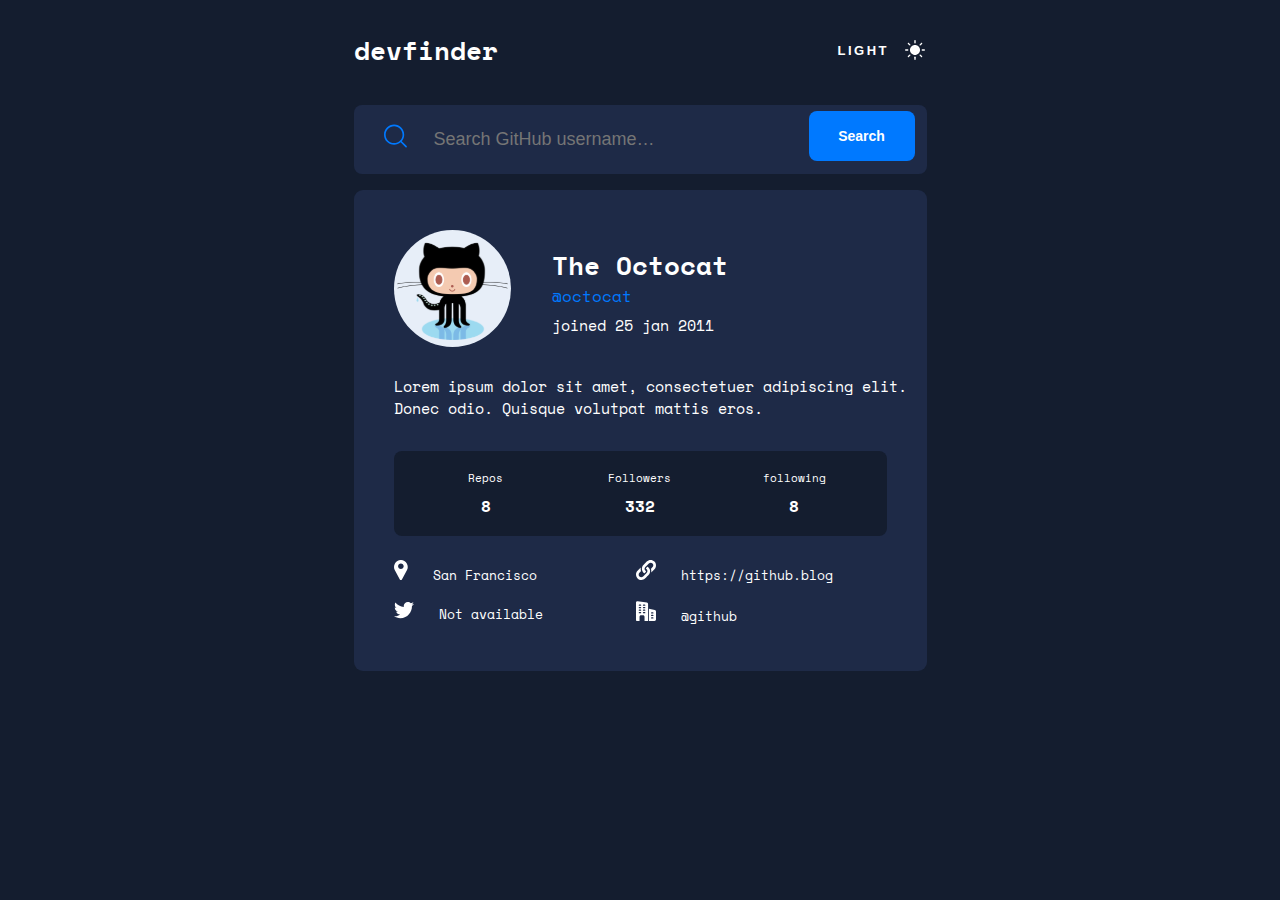
<file: index.html>
<!DOCTYPE html>
<html lang="en">
  <head>
    <meta charset="UTF-8" />
    <meta name="viewport" content="width=device-width, initial-scale=1.0" />
    <title>Dev Finder</title>
    <link rel="stylesheet" href="./styles.css" />
    <link rel="preconnect" href="https://fonts.googleapis.com" />
    <link rel="preconnect" href="https://fonts.gstatic.com" crossorigin />
    <link
      href="https://fonts.googleapis.com/css2?family=Space+Mono:wght@400;700&display=swap"
      rel="stylesheet"
    />
    <script defer src="./index.js"></script>
  </head>
  <body>
    <header class="header">
      <h1 class="header__title">devfinder</h1>
      <button id="buttonDark" class="header__button">
        LIGHT
        <img
          class="header__icon"
          src="./assets/icons/002-sun.svg"
          alt="icono sol"
        />
      </button>
    </header>
    <main class="main">
      <div class="search-container">
        <input
          type="search"
          name=""
          class="search__input"
          id=""
          placeholder="Search GitHub username…"
        />
        <img
          class="search__icon"
          src="./assets/icons/Shape 2.svg"
          alt="Lupa buscador"
        />
        <button class="search__button">Search</button>
      </div>

      <div class="profile">
        <div class="profile-container">
          <div class="profile__info">
            <figure>
              <img class="profile__image" src="./assets/img/Oval.svg" alt="" />
            </figure>
            <div class="container-details">
              <h1 class="profile__name">The Octocat</h1>
              <p class="profile__username"><span>@octocat</span></p>
              <p class="profile__joined">joined <span>25 jan 2011</span></p>
            </div>
          </div>

          <p class="profile__description">
            <span>
              Lorem ipsum dolor sit amet, consectetuer adipiscing elit. Donec
              odio. Quisque volutpat mattis eros.
            </span>
          </p>

          <div class="profile__stats">
            <div class="profile__stat">
              <p>Repos</p>
              <span>8</span>
            </div>

            <div class="profile__stat">
              <p>Followers</p>
              <span>332</span>
            </div>

            <div class="profile__stat">
              <p>following</p>
              <span>8</span>
            </div>
          </div>

          <div class="profile__details">
            <div class="profile__detail">
              <img class="" src="./assets/icons/003-pin.svg" alt="" />
              <span class="profile__span">San Francisco</span>
            </div>
            <div class="profile__detail">
              <img src="./assets/icons/002-url.svg" alt="" />
              <a class="profile__span" href="">https://github.blog</a>
            </div>
            <div class="profile__detail">
              <img src="./assets/icons/004-twitter.svg" alt="" />
              <span class="profile__span">Not available</span>
            </div>
            <div class="profile__detail">
              <img src="./assets/icons/001-office-building.svg" alt="" />
              <span class="profile__span">@github</span>
            </div>
          </div>
        </div>
      </div>
    </main>
  </body>
</html>
</file>
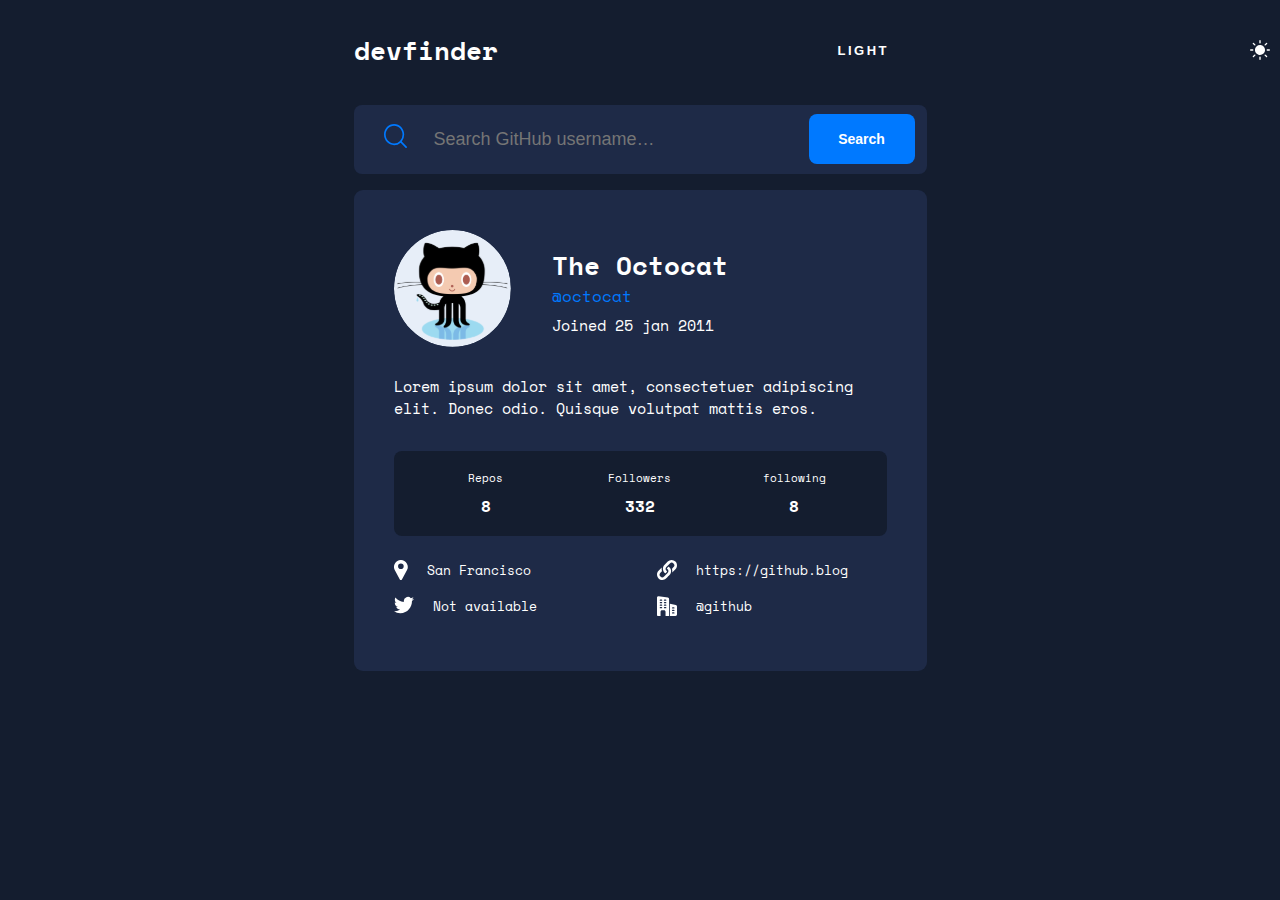
<file: src/index.html>
<!DOCTYPE html>
<html lang="en">
  <head>
    <meta charset="UTF-8" />
    <meta name="viewport" content="width=device-width, initial-scale=1.0" />
    <title>Dev Finder</title>
    <link rel="stylesheet" href="./styles/styles.css" />
    <link rel="preconnect" href="https://fonts.googleapis.com" />
    <link rel="preconnect" href="https://fonts.gstatic.com" crossorigin />
    <link
      href="https://fonts.googleapis.com/css2?family=Space+Mono:wght@400;700&display=swap"
      rel="stylesheet"
    />
    <script defer src="./index.js"></script>
  </head>
  <body>
    <header class="header">
      <h1 class="header__title">devfinder</h1>
      <button id="btn-dark" class="header__button">LIGHT</button>
      <img
        class="header__icon"
        src="./assets/icons/002-sun-min.svg"
        alt="icono sol"
      />
    </header>
    <main class="main">
      <div class="search-container">
        <input
          type="text"
          name=""
          class="search__input"
          id="input-search"
          placeholder="Search GitHub username…"
        />
        <img
          class="search__icon"
          src="./assets/icons/Shape 2-min.svg"
          alt="Lupa buscador"
        />
        <span id="span-results" class="search__span"></span>
        <button id="btn-search" class="search__button">Search</button>
      </div>

      <div class="profile">
        <div class="profile-container">
          <div class="profile__info">
            <figure>
              <img
                class="profile__image"
                id="profile-image"
                src="./assets/img/Oval-min.svg"
                alt="iamgen de perfil"
              />
            </figure>
            <div class="container-details">
              <h2 class="profile__name" id="profile-name">The Octocat</h2>
              <p class="profile__username" id="profile-username">@octocat</p>
              <p class="profile__joined">
                <span id="profile-joined"> Joined 25 jan 2011</span>
              </p>
            </div>
          </div>

          <p class="profile__description">
            <span id="profile-description">
              Lorem ipsum dolor sit amet, consectetuer adipiscing elit. Donec
              odio. Quisque volutpat mattis eros.
            </span>
          </p>

          <div class="profile__stats">
            <div class="profile__stat">
              <p>Repos</p>
              <span id="public-repos">8</span>
            </div>

            <div class="profile__stat">
              <p>Followers</p>
              <span id="followers">332</span>
            </div>

            <div class="profile__stat">
              <p>following</p>
              <span id="following">8</span>
            </div>
          </div>

          <div class="profile__details">
            <div class="profile__detail">
              <svg
                width="14"
                height="20"
                fill="currentColor"
                xmlns="http://www.w3.org/2000/svg"
              >
                <path
                  fill-rule="evenodd"
                  clip-rule="evenodd"
                  d="M7.03.002c2.398.048 4.554 1.328 5.767 3.423a6.963 6.963 0 0 1 .091 6.88l-4.96 9.077-.006.012c-.218.38-.61.606-1.046.606-.436 0-.827-.226-1.045-.606l-.007-.012-4.96-9.077a6.963 6.963 0 0 1 .091-6.88C2.17 1.33 4.325.05 6.722.002c.103-.003.206-.003.308 0zM4.064 6.25a2.816 2.816 0 0 0 2.812 2.813A2.816 2.816 0 0 0 9.69 6.25a2.816 2.816 0 0 0-2.813-2.812A2.816 2.816 0 0 0 4.064 6.25z"
                  fill="currentColor"
                />
              </svg>
              <span class="profile__span" id="user-location"
                >San Francisco</span
              >
            </div>
            <div class="profile__detail">
              <svg
                width="20"
                height="20"
                fill="currentColor"
                xmlns="http://www.w3.org/2000/svg"
              >
                <path
                  d="M7.404 5.012c-2.356 2.437-1.841 6.482.857 8.273.089.06.207.048.283-.027.568-.555 1.049-1.092 1.47-1.776a.213.213 0 0 0-.084-.3A2.744 2.744 0 0 1 8.878 10.1a2.64 2.64 0 0 1-.224-1.803c.169-.815 1.044-1.573 1.712-2.274l-.004-.002 2.504-2.555a2.568 2.568 0 0 1 3.648-.019 2.6 2.6 0 0 1 .037 3.666l-1.517 1.56a.266.266 0 0 0-.06.272c.35 1.013.435 2.441.201 3.52-.006.03.03.05.053.028l3.228-3.295c2.062-2.105 2.044-5.531-.04-7.615a5.416 5.416 0 0 0-7.691.04L7.417 4.998l-.013.014z"
                  fill="currentColor"
                />
                <path
                  class="detail__icon"
                  d="m13.439 13.75.006-.003c.659-1.204.788-2.586.48-3.933l-.002.002h-.001a5.434 5.434 0 0 0-2.19-3.125.3.3 0 0 0-.332.015c-.554.448-1.096 1.022-1.453 1.754a.243.243 0 0 0 .097.317c.414.24.789.593 1.04 1.062.196.33.388.957.263 1.631-.116.894-1.019 1.714-1.736 2.453-.546.559-1.935 1.974-2.49 2.542a2.6 2.6 0 0 1-3.666.038 2.6 2.6 0 0 1-.038-3.666l1.521-1.565A.266.266 0 0 0 5 11.004c-.338-1.036-.43-2.432-.217-3.51.006-.03-.031-.049-.053-.027l-3.179 3.245c-2.083 2.127-2.066 5.588.04 7.693 2.125 2.083 5.57 2.048 7.653-.078.723-.81 3.821-3.678 4.195-4.577z"
                  fill="currentColor"
                />
              </svg>
              <a class="profile__span" href="" id="user-blog"
                >https://github.blog</a
              >
            </div>
            <div class="profile__detail">
              <svg
                width="20"
                height="18"
                fill="currentColor"
                xmlns="http://www.w3.org/2000/svg"
              >
                <path
                  d="M20 2.799a8.55 8.55 0 0 1-2.363.647 4.077 4.077 0 0 0 1.804-2.266 8.194 8.194 0 0 1-2.6.992A4.099 4.099 0 0 0 9.75 4.976c0 .325.027.638.095.935-3.409-.166-6.425-1.8-8.451-4.288A4.128 4.128 0 0 0 .83 3.694c0 1.42.732 2.679 1.821 3.407A4.05 4.05 0 0 1 .8 6.597v.045a4.119 4.119 0 0 0 3.285 4.03 4.09 4.09 0 0 1-1.075.134c-.262 0-.527-.015-.776-.07.531 1.624 2.038 2.818 3.831 2.856a8.239 8.239 0 0 1-5.084 1.75c-.336 0-.658-.016-.981-.057a11.544 11.544 0 0 0 6.29 1.84c7.545 0 11.67-6.25 11.67-11.668 0-.18-.006-.356-.015-.53A8.18 8.18 0 0 0 20 2.8z"
                  fill="currentColor"
                />
              </svg>
              <span class="profile__span" id="user-tiwtter">Not available</span>
            </div>
            <div class="profile__detail">
              <svg
                width="20"
                height="20"
                fill="currentColor"
                xmlns="http://www.w3.org/2000/svg"
              >
                <path
                  fill-rule="evenodd"
                  clip-rule="evenodd"
                  d="M10.858 1.558 1.7.167A1.477 1.477 0 0 0 .517.492 1.49 1.49 0 0 0 0 1.608v17.559c0 .458.375.833.833.833h2.709v-4.375c0-.808.65-1.458 1.458-1.458h2.083c.809 0 1.459.65 1.459 1.458V20h3.541V3a1.46 1.46 0 0 0-1.225-1.442zM4.583 12.292h-1.25a.625.625 0 0 1 0-1.25h1.25a.625.625 0 0 1 0 1.25zm-1.25-2.5h1.25a.625.625 0 0 0 0-1.25h-1.25a.625.625 0 0 0 0 1.25zm1.25-2.5h-1.25a.625.625 0 0 1 0-1.25h1.25a.625.625 0 0 1 0 1.25zm-1.25-2.5h1.25a.625.625 0 0 0 0-1.25h-1.25a.625.625 0 0 0 0 1.25zm5.417 7.5H7.5a.625.625 0 0 1 0-1.25h1.25a.625.625 0 0 1 0 1.25zm-1.25-2.5h1.25a.625.625 0 0 0 0-1.25H7.5a.625.625 0 0 0 0 1.25zm1.25-2.5H7.5a.625.625 0 0 1 0-1.25h1.25a.625.625 0 0 1 0 1.25zm-1.25-2.5h1.25a.625.625 0 0 0 0-1.25H7.5a.625.625 0 0 0 0 1.25zM12.917 7.792l5.933 1.243c.68.15 1.15.737 1.15 1.425v8.082A1.46 1.46 0 0 1 18.542 20h-5.625V7.792zm2.708 9.708h1.25a.625.625 0 0 0 0-1.25h-1.25a.625.625 0 0 0 0 1.25zm1.25-2.5h-1.25a.625.625 0 0 1 0-1.25h1.25a.625.625 0 0 1 0 1.25zm-1.25-2.5h1.25a.625.625 0 0 0 0-1.25h-1.25a.625.625 0 0 0 0 1.25z"
                  fill="currentColor"
                />
              </svg>
              <span class="profile__span" id="user-company">@github</span>
            </div>
          </div>
        </div>
      </div>
    </main>
  </body>
</html>
</file>
<file: styles.css>
* {
  margin: 0;
  padding: 0;
  box-sizing: border-box;
}

html {
  font-family: "space Mono";
  font-size: 62.5%;
}

:root {
  --primary-blue: rgba(0, 121, 255, 1);
  --white: rgba(255, 255, 255, 1);
  --dark-blue: rgba(30, 42, 71, 1);
  --navy-blue: rgba(20, 29, 47, 1);
}

.light {
  --primary-blue: rgba(96, 171, 255, 1);
  --navy-blue: rgba(246, 248, 255, 1);
  --dark-blue: rgba(255, 255, 255, 1);
  --white: rgba(75, 106, 155, 1);
}

body {
  background-color: var(--navy-blue);
  color: var(--white);
}

.header {
  display: flex;
  justify-content: space-between;
  align-items: center;
  width: 32.7rem;
  margin: 3.1rem auto 0;
}

.header__title {
  font-size: 2.6rem;
  font-weight: 700;
}

.header__button {
  display: flex;
  align-items: center;
  width: 8.9rem;
  height: 2rem;
  gap: 1.6rem;
  background-color: transparent;
  border: none;
  font-size: 1.3rem;
  font-weight: 700;
  letter-spacing: 0.25rem;
  color: var(--white);
}

.main {
  display: flex;
  align-items: center;
  flex-direction: column;
}

.search-container {
  position: relative;
  display: flex;
}

.search__input {
  display: flex;
  width: 32.7rem;
  height: 6rem;
  margin-top: 3.6rem;
  padding: 0rem 9.8rem 0rem 4.5rem;
  background-color: var(--dark-blue);
  border-radius: 0.8rem;
  border: none;
  font-size: 1.3rem;
  font-weight: 400;
}

.search__icon {
  position: absolute;
  top: 5.5rem;
  left: 1rem;
}

.search__button {
  position: absolute;
  top: 4.2rem;
  left: 23rem;
  width: 8.4rem;
  height: 4.6rem;
  background-color: var(--primary-blue);
  border-radius: 0.8rem;
  border: none;
  font-size: 1.4rem;
  font-weight: 700;
  color: var(--white);
}

.profile {
  margin-top: 1.6rem;
  padding-left: 2.4rem;
  width: 32.7rem;
  height: 51.7rem;
  background-color: var(--dark-blue);
  border-radius: 0.9rem;
}

.profile__info {
  display: flex;
  align-items: center;
  margin-top: 3.2rem;
}

.container-details {
  margin-left: 2rem;
}

.profile__image {
  width: 7rem;
  height: 7rem;
}

.profile__name {
  font-size: 1.6rem;
  font-weight: 700;
}

.profile__username {
  color: var(--primary-blue);
  font-size: 1.3rem;
  font-weight: 400;
}

.profile__joined {
  margin-top: 0.6rem;
  font-size: 1.3rem;
  font-weight: 400;
}

.profile__description {
  margin-top: 3.2rem;
  font-size: 1.3rem;
  font-weight: 400;
}

.profile__stats {
  display: grid;
  grid-template-columns: repeat(3, 1fr);
  align-items: center;
  justify-content: space-between;
  width: 27.9rem;
  height: 8.5rem;
  margin-top: 2.3rem;
  padding: 0 1.5rem 0;
  border-radius: 0.8rem;
  background-color: var(--navy-blue);
}

.profile__stat {
  text-align: center;
}

.profile__stat p {
  margin-bottom: 0.8rem;
  font-size: 1.1rem;
  font-weight: 400;
}

.profile__stat span {
  font-size: 1.6rem;
  font-weight: 700;
}

.profile__details {
  margin-top: 2.4rem;
}

.profile__detail {
  margin-bottom: 1.6rem;
}

.profile__detail img {
  color: var(--white);
}

.profile__span {
  margin-left: 1.9rem;
  font-size: 1.3rem;
  font-weight: 400;
  color: var(--white);
  text-decoration: none;
}

@media screen and (min-width: 768px) {
  .header {
    width: 57.3rem;
  }

  .search__input {
    padding: 0rem 23.9rem 0rem 8rem;
    width: 57.3rem;
    height: 6.9rem;
    font-size: 1.8rem;
  }

  .search__icon {
    left: 3rem;
    width: 2.4rem;
    height: 2.4rem;
  }

  .search__button {
    left: 45.5rem;
    width: 10.6rem;
    height: 5rem;
  }

  .profile {
    padding-left: 4rem;
    width: 57.3rem;
    height: 48.1rem;
  }

  .profile__info {
    margin-top: 4rem;
  }

  .container-details {
    margin-left: 4.1rem;
  }

  .profile__image {
    width: 11.7rem;
    height: 11.7rem;
  }

  .profile__name {
    font-size: 2.6rem;
  }

  .profile__username {
    font-size: 1.6rem;
  }

  .profile__joined {
    font-size: 1.5rem;
  }

  .profile__description {
    margin-top: 2.4rem;
    font-size: 1.5rem;
  }

  .profile__stats {
    width: 49.3rem;
    height: 8.5rem;
    margin-top: 3.2rem;
  }

  .profile__details {
    display: grid;
    grid-template-columns: repeat(2, auto);
    margin-top: 2.4rem;
  }
}

@media screen and (min-width: 1440px) {
  body {
    display: flex;
    flex-direction: column;
    justify-content: center;
    width: 100vw;
    height: 100vh;
  }

  .header {
    width: 73rem;
  }

  .search__input {
    width: 73rem;
    height: 6.9rem;
    font-size: 1.8rem;
  }

  .search__icon {
    top: 5.5rem;
    left: 3rem;
  }

  .search__button {
    top: 4.5rem;
    left: 61rem;
    width: 10.6rem;
    height: 5rem;
  }

  .profile {
    display: flex;
    justify-content: end;
    padding-right: 4rem;
    position: relative;
    width: 73rem;
    height: 44.4rem;
  }

  .container-details {
    margin-left: 0rem;
  }

  .profile-container {
    width: 48rem;
  }

  .profile__image {
    position: absolute;
    top: 4rem;
    left: 5rem;
  }

  .profile__description {
    margin-top: 2rem;
  }

  .profile__stats {
    width: 48rem;
    margin-top: 3.2rem;
  }

  .profile__details {
    display: grid;
    grid-template-columns: repeat(2, auto);
    margin-top: 2.4rem;
  }
}
</file>
<file: src/styles/styles.css>
* {
  margin: 0;
  padding: 0;
  box-sizing: border-box;
}

html {
  font-family: "space Mono";
  font-size: 62.5%;
}

:root {
  --primary-color: rgba(0, 121, 255, 1);
  --secondary-color: rgba(255, 255, 255, 1);
  --tertiary-color: rgba(30, 42, 71, 1);
  --quaternary-color: rgba(20, 29, 47, 1);
}

.light {
  --primary-color: rgba(96, 171, 255, 1);
  --quaternary-color: rgba(246, 248, 255, 1);
  --tertiary-color: rgba(255, 255, 255, 1);
  --secondary-color: rgba(75, 106, 155, 1);
}

body {
  background-color: var(--quaternary-color);
  color: var(--secondary-color);
}

.header {
  display: flex;
  justify-content: space-between;
  align-items: center;
  width: 32.7rem;
  margin: 3.1rem auto 0;
}

.header__title {
  font-size: 2.6rem;
  font-weight: 700;
}

.container-btn {
  display: flex;
  position: relative;
}

.header__button {
  display: flex;
  align-items: center;
  width: 8.9rem;
  height: 2rem;
  gap: 1.6rem;
  background-color: transparent;
  border: none;
  font-size: 1.3rem;
  font-weight: 700;
  letter-spacing: 0.25rem;
  color: var(--secondary-color);
}

.header__icon {
  position: absolute;
  right: 1rem;
  color: var(--secondary-color);
}

.main {
  display: flex;
  align-items: center;
  flex-direction: column;
}

.search-container {
  position: relative;
  display: flex;
}

.search__input {
  display: flex;
  width: 32.7rem;
  height: 6rem;
  margin-top: 3.6rem;
  padding: 0rem 9.8rem 0rem 4.5rem;
  background-color: var(--tertiary-color);
  border-radius: 0.8rem;
  border: none;
  font-size: 1.3rem;
  font-weight: 400;
}

.search__input:focus {
  outline: none;
  color: var(--secondary-color);
}

.search__input:-webkit-autofill {
  background-color: inherit !important;
}

.search__icon {
  position: absolute;
  top: 5.5rem;
  left: 1rem;
}

.search__span {
  display: flex;
  justify-content: center;
  align-items: center;
  position: absolute;
  top: 4.2rem;
  left: 14rem;
  width: 9rem;
  height: 4.6rem;
  border-radius: 0.8rem;
  font-size: 1.3rem;
  font-weight: 700;
  color: red;
}

.search__button {
  position: absolute;
  top: 4.2rem;
  left: 23rem;
  width: 8.4rem;
  height: 4.6rem;
  background-color: var(--primary-color);
  border-radius: 0.8rem;
  border: none;
  font-size: 1.4rem;
  font-weight: 700;
  color: var(--secondary-color);
}

.profile {
  margin-top: 1.6rem;
  padding: 0rem 2.4rem 0rem 2.4rem;
  width: 32.7rem;
  height: 51.7rem;
  background-color: var(--tertiary-color);
  border-radius: 0.9rem;
}

.profile__info {
  display: flex;
  align-items: center;
  margin-top: 3.2rem;
}

.container-details {
  margin-left: 1.9rem;
}

.profile__image {
  width: 7rem;
  height: 7rem;
  border-radius: 50%;
}

.profile__name {
  font-size: 1.6rem;
  font-weight: 700;
}

.profile__username {
  color: var(--primary-color);
  font-size: 1.3rem;
  font-weight: 400;
}

.profile__joined {
  margin-top: 0.6rem;
  font-size: 1.3rem;
  font-weight: 400;
}

.profile__description {
  margin-top: 3.2rem;
  font-size: 1.3rem;
  font-weight: 400;
}

.profile__stats {
  display: grid;
  grid-template-columns: repeat(3, 1fr);
  align-items: center;
  justify-content: space-between;
  width: 27.9rem;
  height: 8.5rem;
  margin-top: 2.3rem;
  padding: 0 1.5rem 0;
  border-radius: 0.8rem;
  background-color: var(--quaternary-color);
}

.profile__stat {
  text-align: center;
}

.profile__stat p {
  margin-bottom: 0.8rem;
  font-size: 1.1rem;
  font-weight: 400;
}

.profile__stat span {
  font-size: 1.6rem;
  font-weight: 700;
}

.profile__details {
  margin-top: 2.4rem;
}

.profile__detail {
  display: flex;
  margin-bottom: 1.6rem;
}

.profile__detail img {
  color: var(--secondary-color);
}

.detail__icon {
  width: 2rem;
  height: 2rem;
}

.profile__span {
  margin-left: 1.9rem;
  font-size: 1.3rem;
  font-weight: 400;
  color: var(--secondary-color);
  text-decoration: none;
}

@media screen and (min-width: 768px) {
  .header {
    width: 57.3rem;
  }

  .search__input {
    padding: 0rem 23.9rem 0rem 8rem;
    width: 57.3rem;
    height: 6.9rem;
    font-size: 1.8rem;
  }

  .search__icon {
    left: 3rem;
    width: 2.4rem;
    height: 2.4rem;
  }

  .search__span {
    top: 4.5rem;
    left: 34.8rem;
    width: 10.6rem;
    height: 5rem;
  }

  .search__button {
    top: 4.5rem;
    left: 45.5rem;
    width: 10.6rem;
    height: 5rem;
  }

  .profile {
    padding-left: 4rem;
    width: 57.3rem;
    height: 48.1rem;
  }

  .profile__info {
    margin-top: 4rem;
  }

  .container-details {
    margin-left: 4.1rem;
  }

  .profile__image {
    width: 11.7rem;
    height: 11.7rem;
  }

  .profile__name {
    font-size: 2.6rem;
  }

  .profile__username {
    font-size: 1.6rem;
  }

  .profile__joined {
    font-size: 1.5rem;
  }

  .profile__description {
    margin-top: 2.4rem;
    font-size: 1.5rem;
  }

  .profile__stats {
    width: 49.3rem;
    height: 8.5rem;
    margin-top: 3.2rem;
  }

  .profile__details {
    display: grid;
    grid-template-columns: repeat(2, auto);
    gap: 0rem 6.5rem;
    margin-top: 2.4rem;
  }
}

@media screen and (min-width: 1440px) {
  body {
    display: flex;
    flex-direction: column;
    justify-content: center;
    width: 100vw;
    height: 100vh;
  }

  .header {
    width: 73rem;
  }

  .search__input {
    width: 73rem;
    height: 6.9rem;
    font-size: 1.8rem;
  }

  .search__icon {
    top: 5.5rem;
    left: 3rem;
  }

  .search__span {
    top: 4.5rem;
    left: 50rem;
    width: 10.6rem;
    height: 5rem;
  }

  .search__button {
    top: 4.5rem;
    left: 61rem;
    width: 10.6rem;
    height: 5rem;
  }

  .profile {
    display: flex;
    justify-content: end;
    padding-right: 4rem;
    position: relative;
    width: 73rem;
    height: 44.4rem;
  }

  .container-details {
    margin-left: 0rem;
  }

  .profile-container {
    width: 48rem;
  }

  .profile__image {
    position: absolute;
    top: 4rem;
    left: 5rem;
  }

  .profile__description {
    margin-top: 2rem;
  }

  .profile__stats {
    width: 48rem;
    margin-top: 3.2rem;
  }

  .profile__details {
    display: grid;
    grid-template-columns: repeat(2, auto);
    margin-top: 2.4rem;
  }
}

/* Change Autocomplete styles in Chrome*/
input:-webkit-autofill,
input:-webkit-autofill:hover,
input:-webkit-autofill:focus,
textarea:-webkit-autofill,
textarea:-webkit-autofill:hover,
textarea:-webkit-autofill:focus,
select:-webkit-autofill,
select:-webkit-autofill:hover,
select:-webkit-autofill:focus {
  -webkit-text-fill-color: var(--secondary-color);
  -webkit-background-clip: text;
  -webkit-box-shadow: 0 0 0px 1000px var(--tertiary-color) inset;
}
</file>
